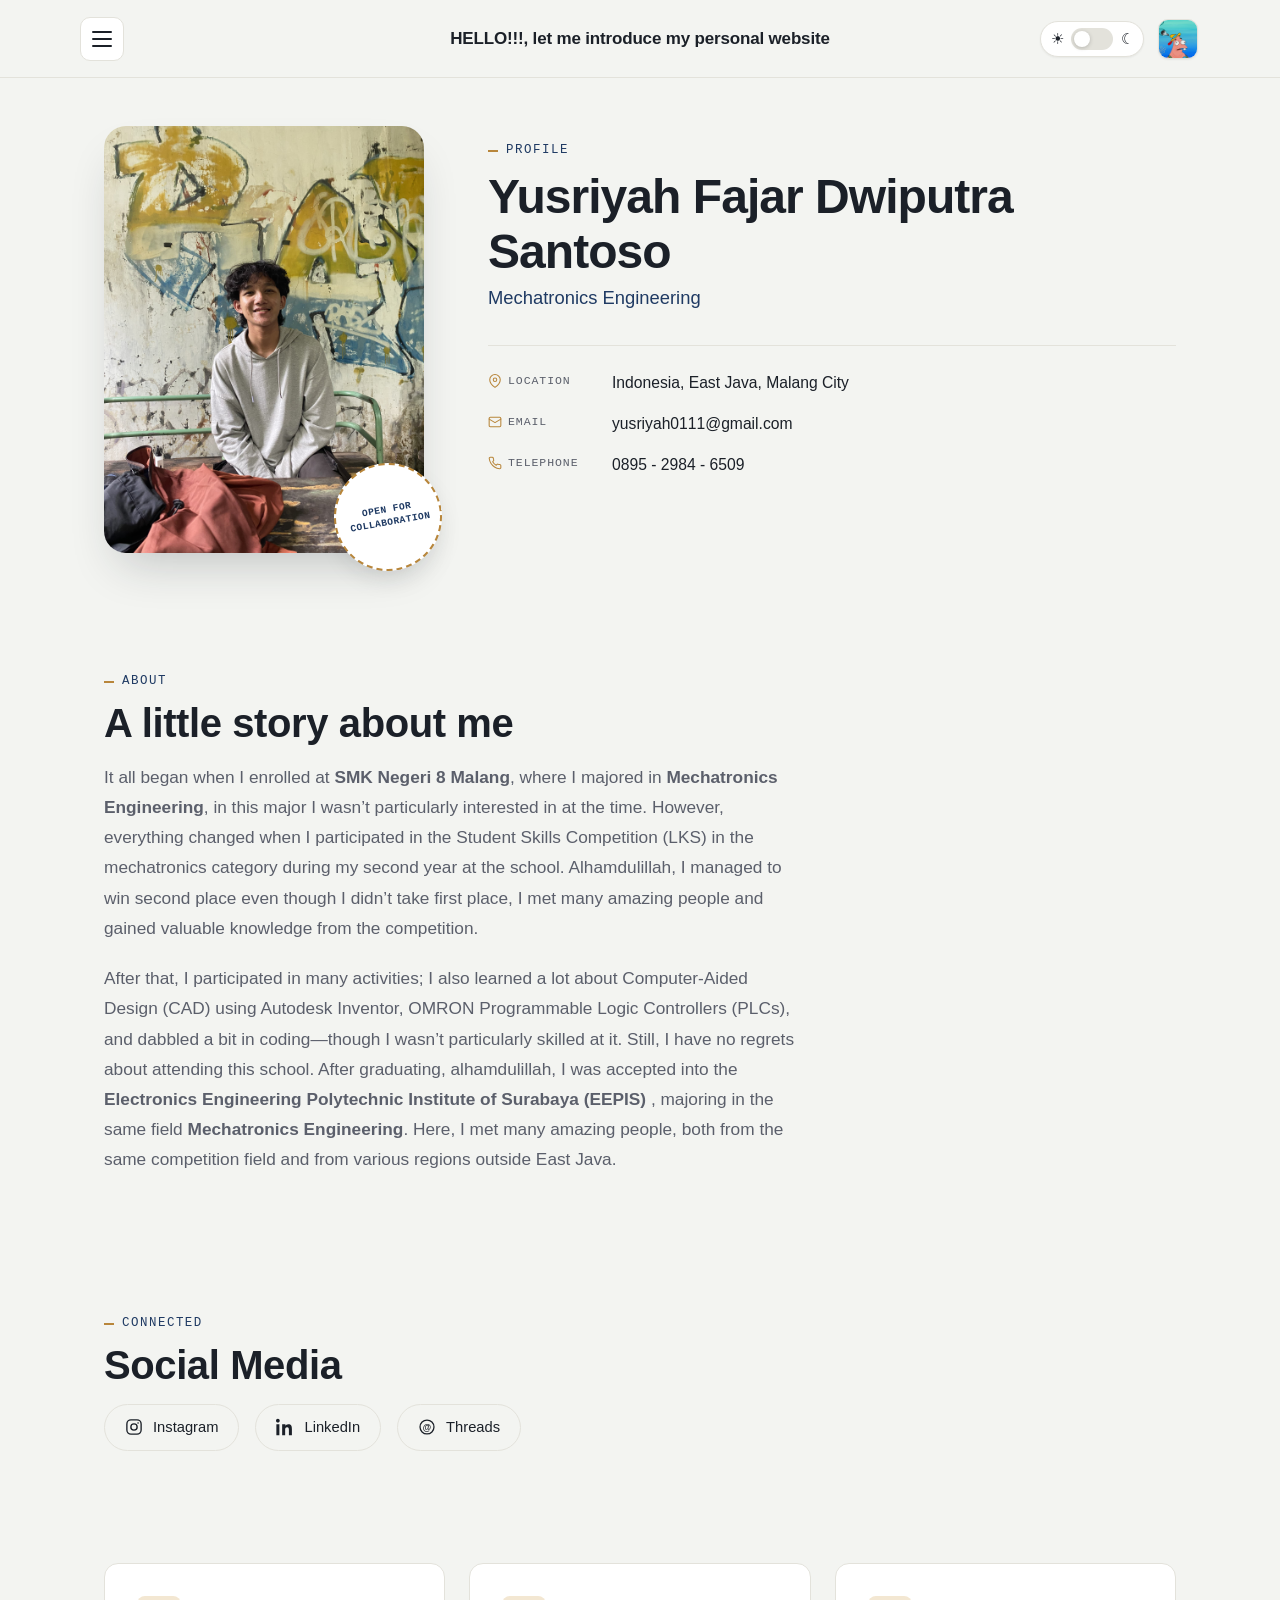
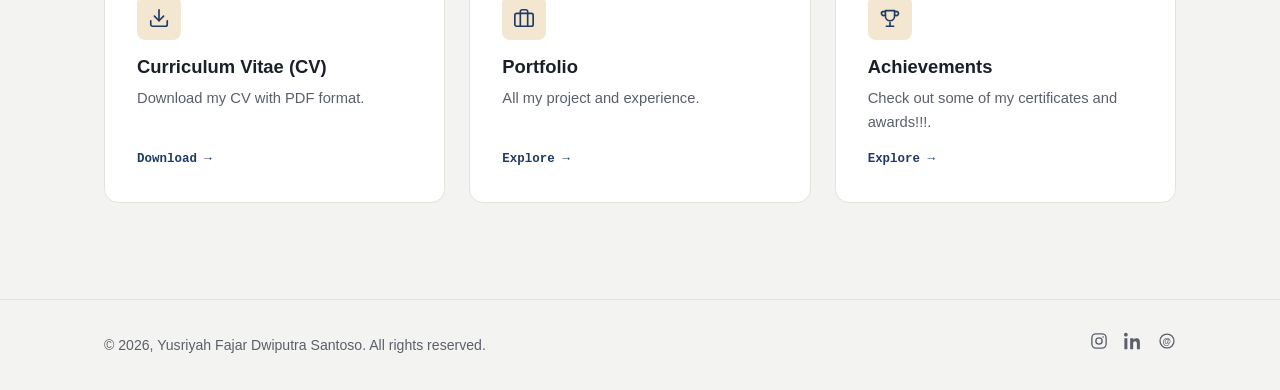
<file: index.html>
<!doctype html>
<html lang="en">
  <head>
    <meta charset="UTF-8" />
    <meta name="viewport" content="width=device-width, initial-scale=1.0" />
    <meta name="description" content="My Website" />
    <meta name="author" content="Yusriyah Fajar Dwiputra Santoso" />
    <link rel="stylesheet" href="style.css" />
  </head>

  <body>
    <!-- ============ NAVBAR ============ -->
    <header class="navbar" id="navbar">
      <div class="container navbar__inner">
        <!-- DROPDOWN BUTTON — KIRI -->
        <button
          class="navbar__toggle"
          id="navToggle"
          type="button"
          aria-label="Buka menu navigasi"
          aria-expanded="false"
          aria-controls="navMenu"
        >
          <span></span>
          <span></span>
          <span></span>
        </button>

        <!-- MENU DROPDOWN — KIRI -->
        <nav class="navbar__menu" id="navMenu" aria-hidden="true">
          <a href="index.html" class="navbar__link is-active"> Home </a>

          <a href="portfolio.html" class="navbar__link"> Portfolio </a>

          <a href="achievements.html" class="navbar__link"> Achievements </a>

          <a href="cv-anda.pdf" download class="btn btn--primary btn--sm">
            Download My CV
          </a>
        </nav>

        <!-- NAMA / JUDUL — TENGAH -->
        <a href="index.html" class="navbar__brand">
          HELLO!!!, let me introduce my personal website
        </a>

        <!-- KOMPONEN KANAN -->
        <div class="navbar__actions">
          <!-- TOMBOL UBAH TEMA -->
          <button
            class="theme-switch"
            id="themeToggle"
            type="button"
            aria-label="Ganti mode warna"
            aria-pressed="false"
          >
            <span class="theme-switch__icon theme-switch__icon--sun">☀</span>

            <span class="theme-switch__track">
              <span class="theme-switch__thumb"></span>
            </span>

            <span class="theme-switch__icon theme-switch__icon--moon">☾</span>
          </button>

          <!-- LOGO — PALING KANAN -->
          <a href="index.html" class="navbar__logo" aria-label="Beranda">
            <img
              src="Anggep ae logo.jpg"
              alt="Logo Yusriyah Fajar Dwiputra Santoso"
              class="navbar__logo-image"
            />
          </a>
        </div>
      </div>
    </header>

    <main>
      <section class="section-block is-tight">
        <div class="container">
          <div class="hero__grid reveal">
            <div class="hero__photo-frame">
              <img src="fotoku.jpeg" class="hero__photo" />
              <div class="hero__stamp" aria-hidden="true">
                <span class="hero__stamp-text">Open for collaboration</span>
              </div>
            </div>

            <div class="hero__panel">
              <p class="eyebrow">Profile</p>
              <h1 class="hero__name">Yusriyah Fajar Dwiputra Santoso</h1>
              <p class="hero__role">Mechatronics Engineering</p>
              <div class="hero__fields">
                <div class="hero__field">
                  <span class="hero__field-label">
                    <svg
                      viewBox="0 0 24 24"
                      fill="none"
                      stroke="currentColor"
                      stroke-width="1.8"
                      stroke-linecap="round"
                      stroke-linejoin="round"
                    >
                      <path d="M21 10c0 7-9 13-9 13s-9-6-9-13a9 9 0 0118 0z" />
                      <circle cx="12" cy="10" r="3" />
                    </svg>
                    Location
                  </span>
                  <span class="hero__field-value"
                    >Indonesia, East Java, Malang City</span
                  >
                </div>
                <div class="hero__field">
                  <span class="hero__field-label">
                    <svg
                      viewBox="0 0 24 24"
                      fill="none"
                      stroke="currentColor"
                      stroke-width="1.8"
                      stroke-linecap="round"
                      stroke-linejoin="round"
                    >
                      <rect x="2" y="4" width="20" height="16" rx="2" />
                      <path d="M2 7l10 6 10-6" />
                    </svg>
                    Email
                  </span>
                  <span class="hero__field-value">yusriyah0111@gmail.com</span>
                </div>
                <div class="hero__field">
                  <span class="hero__field-label">
                    <svg
                      viewBox="0 0 24 24"
                      fill="none"
                      stroke="currentColor"
                      stroke-width="1.8"
                      stroke-linecap="round"
                      stroke-linejoin="round"
                    >
                      <path
                        d="M22 16.9v3a2 2 0 01-2.2 2 19.8 19.8 0 01-8.6-3.1 19.5 19.5 0 01-6-6A19.8 19.8 0 012.1 4.2 2 2 0 014.1 2h3a2 2 0 012 1.7c.1.9.3 1.8.6 2.7a2 2 0 01-.4 2.1L8 9.9a16 16 0 006 6l1.4-1.4a2 2 0 012.1-.4c.9.3 1.8.5 2.7.6a2 2 0 011.8 2.2z"
                      />
                    </svg>
                    Telephone
                  </span>
                  <span class="hero__field-value">0895 - 2984 - 6509</span>
                </div>
              </div>
            </div>
          </div>
        </div>
      </section>

      <section class="section-block is-top-tight reveal">
        <div class="container">
          <p class="eyebrow">about</p>
          <h2 class="section-title">A little story about me</h2>
          <p class="about__text">
            It all began when I enrolled at
            <strong>SMK Negeri 8 Malang</strong>, where I majored in
            <strong>Mechatronics Engineering</strong>, in this major I wasn’t
            particularly interested in at the time. However, everything changed
            when I participated in the Student Skills Competition (LKS) in the
            mechatronics category during my second year at the school.
            Alhamdulillah, I managed to win second place even though I didn’t
            take first place, I met many amazing people and gained valuable
            knowledge from the competition.
          </p>

          <p class="about__text">
            After that, I participated in many activities; I also learned a lot
            about Computer-Aided Design (CAD) using Autodesk Inventor, OMRON
            Programmable Logic Controllers (PLCs), and dabbled a bit in
            coding—though I wasn’t particularly skilled at it. Still, I have no
            regrets about attending this school. After graduating,
            alhamdulillah, I was accepted into the
            <strong
              >Electronics Engineering Polytechnic Institute of Surabaya
              (EEPIS)</strong
            >
            , majoring in the same field
            <strong>Mechatronics Engineering</strong>. Here, I met many amazing
            people, both from the same competition field and from various
            regions outside East Java.
          </p>
        </div>
      </section>

      <section class="section-block is-top-tight is-tight reveal">
        <div class="container">
          <p class="eyebrow">Connected</p>
          <h2 class="section-title">Social Media</h2>
          <div class="socials">
            <a
              href="https://instagram.com/oiisrill_"
              target="_blank"
              rel="noopener"
              class="social-chip"
            >
              <svg
                viewBox="0 0 24 24"
                fill="none"
                stroke="currentColor"
                stroke-width="1.8"
              >
                <rect x="2.5" y="2.5" width="19" height="19" rx="5.5" />
                <circle cx="12" cy="12" r="4.2" />
                <circle
                  cx="17.4"
                  cy="6.6"
                  r="1.1"
                  fill="currentColor"
                  stroke="none"
                />
              </svg>
              Instagram
            </a>
            <a
              href="https://www.linkedin.com/in/yusriyah-fajar-dwiputra-santoso-4a3a8141b/"
              target="_blank"
              rel="noopener"
              class="social-chip"
            >
              <svg viewBox="0 0 24 24" fill="currentColor">
                <path
                  d="M4.98 3.5C4.98 4.88 3.9 6 2.5 6S0 4.88 0 3.5 1.1 1 2.5 1s2.48 1.12 2.48 2.5zM.5 8.4h4V23h-4V8.4zM8.7 8.4h3.83v2h.05c.53-1 1.85-2.05 3.8-2.05 4.07 0 4.82 2.68 4.82 6.16V23h-4v-6.98c0-1.66-.03-3.8-2.32-3.8-2.32 0-2.68 1.81-2.68 3.68V23h-4V8.4z"
                />
              </svg>
              LinkedIn
            </a>
            <a
              href="https://www.threads.net/oiisrill_"
              target="_blank"
              rel="noopener"
              class="social-chip"
            >
              <svg viewBox="0 0 24 24">
                <circle
                  cx="12"
                  cy="12"
                  r="9.3"
                  fill="none"
                  stroke="currentColor"
                  stroke-width="1.7"
                />
                <text
                  x="12"
                  y="16.3"
                  font-size="11.5"
                  text-anchor="middle"
                  fill="currentColor"
                  font-family="Arial, sans-serif"
                  font-weight="700"
                >
                  @
                </text>
              </svg>
              Threads
            </a>
          </div>
        </div>
      </section>

      <section class="section-block is-top-tight reveal">
        <div class="container">
          <div class="cta-grid">
            <a href="cv-anda.pdf" download class="cta-card">
              <span class="cta-card__icon">
                <svg
                  viewBox="0 0 24 24"
                  fill="none"
                  stroke="currentColor"
                  stroke-width="1.8"
                  stroke-linecap="round"
                  stroke-linejoin="round"
                >
                  <path d="M21 15v4a2 2 0 01-2 2H5a2 2 0 01-2-2v-4" />
                  <path d="M7 10l5 5 5-5" />
                  <path d="M12 15V3" />
                </svg>
              </span>
              <h3>Curriculum Vitae (CV)</h3>
              <p>Download my CV with PDF format.</p>
              <span class="cta-card__arrow">Download →</span>
            </a>

            <a href="portfolio.html" class="cta-card">
              <span class="cta-card__icon">
                <svg
                  viewBox="0 0 24 24"
                  fill="none"
                  stroke="currentColor"
                  stroke-width="1.8"
                  stroke-linecap="round"
                  stroke-linejoin="round"
                >
                  <rect x="2" y="7" width="20" height="14" rx="2" />
                  <path d="M16 21V5a2 2 0 00-2-2h-4a2 2 0 00-2 2v16" />
                </svg>
              </span>
              <h3>Portfolio</h3>
              <p>All my project and experience.</p>
              <span class="cta-card__arrow">Explore →</span>
            </a>

            <a href="achievements.html" class="cta-card">
              <span class="cta-card__icon">
                <svg
                  viewBox="0 0 24 24"
                  fill="none"
                  stroke="currentColor"
                  stroke-width="1.8"
                  stroke-linecap="round"
                  stroke-linejoin="round"
                >
                  <path d="M8 21h8M12 17v4M17 4H7v6a5 5 0 0010 0V4z" />
                  <path d="M17 5h3a2 2 0 01-2 4h-1M7 5H4a2 2 0 002 4h1" />
                </svg>
              </span>
              <h3>Achievements</h3>
              <p>Check out some of my certificates and awards!!!.</p>
              <span class="cta-card__arrow">Explore →</span>
            </a>
          </div>
        </div>
      </section>
    </main>

    <footer class="footer">
      <div class="container footer__inner">
        <p>
          &copy; 2026, Yusriyah Fajar Dwiputra Santoso. All rights reserved.
        </p>
        <div class="footer__socials">
          <a
            href="https://instagram.com/oiisrill_"
            target="_blank"
            rel="noopener"
            aria-label="Instagram"
          >
            <svg
              viewBox="0 0 24 24"
              fill="none"
              stroke="currentColor"
              stroke-width="1.8"
            >
              <rect x="2.5" y="2.5" width="19" height="19" rx="5.5" />
              <circle cx="12" cy="12" r="4.2" />
              <circle
                cx="17.4"
                cy="6.6"
                r="1.1"
                fill="currentColor"
                stroke="none"
              />
            </svg>
          </a>
          <a
            href="https://linkedin.com/in/yusriyah-fajar-dwiputra-santoso-4a3a8141b"
            target="_blank"
            rel="noopener"
            aria-label="LinkedIn"
          >
            <svg viewBox="0 0 24 24" fill="currentColor">
              <path
                d="M4.98 3.5C4.98 4.88 3.9 6 2.5 6S0 4.88 0 3.5 1.1 1 2.5 1s2.48 1.12 2.48 2.5zM.5 8.4h4V23h-4V8.4zM8.7 8.4h3.83v2h.05c.53-1 1.85-2.05 3.8-2.05 4.07 0 4.82 2.68 4.82 6.16V23h-4v-6.98c0-1.66-.03-3.8-2.32-3.8-2.32 0-2.68 1.81-2.68 3.68V23h-4V8.4z"
              />
            </svg>
          </a>
          <a
            href="https://www.threads.net/oiisrill_"
            target="_blank"
            rel="noopener"
            aria-label="Threads"
          >
            <svg viewBox="0 0 24 24">
              <circle
                cx="12"
                cy="12"
                r="9.3"
                fill="none"
                stroke="currentColor"
                stroke-width="1.7"
              />
              <text
                x="11.6"
                y="15.4"
                font-size="11.5"
                text-anchor="middle"
                fill="currentColor"
                font-family="Arial, sans-serif"
                font-weight="700"
              >
                @
              </text>
            </svg>
          </a>
        </div>
      </div>
    </footer>
    <script src="script.js"></script>
  </body>
</html>
</file>
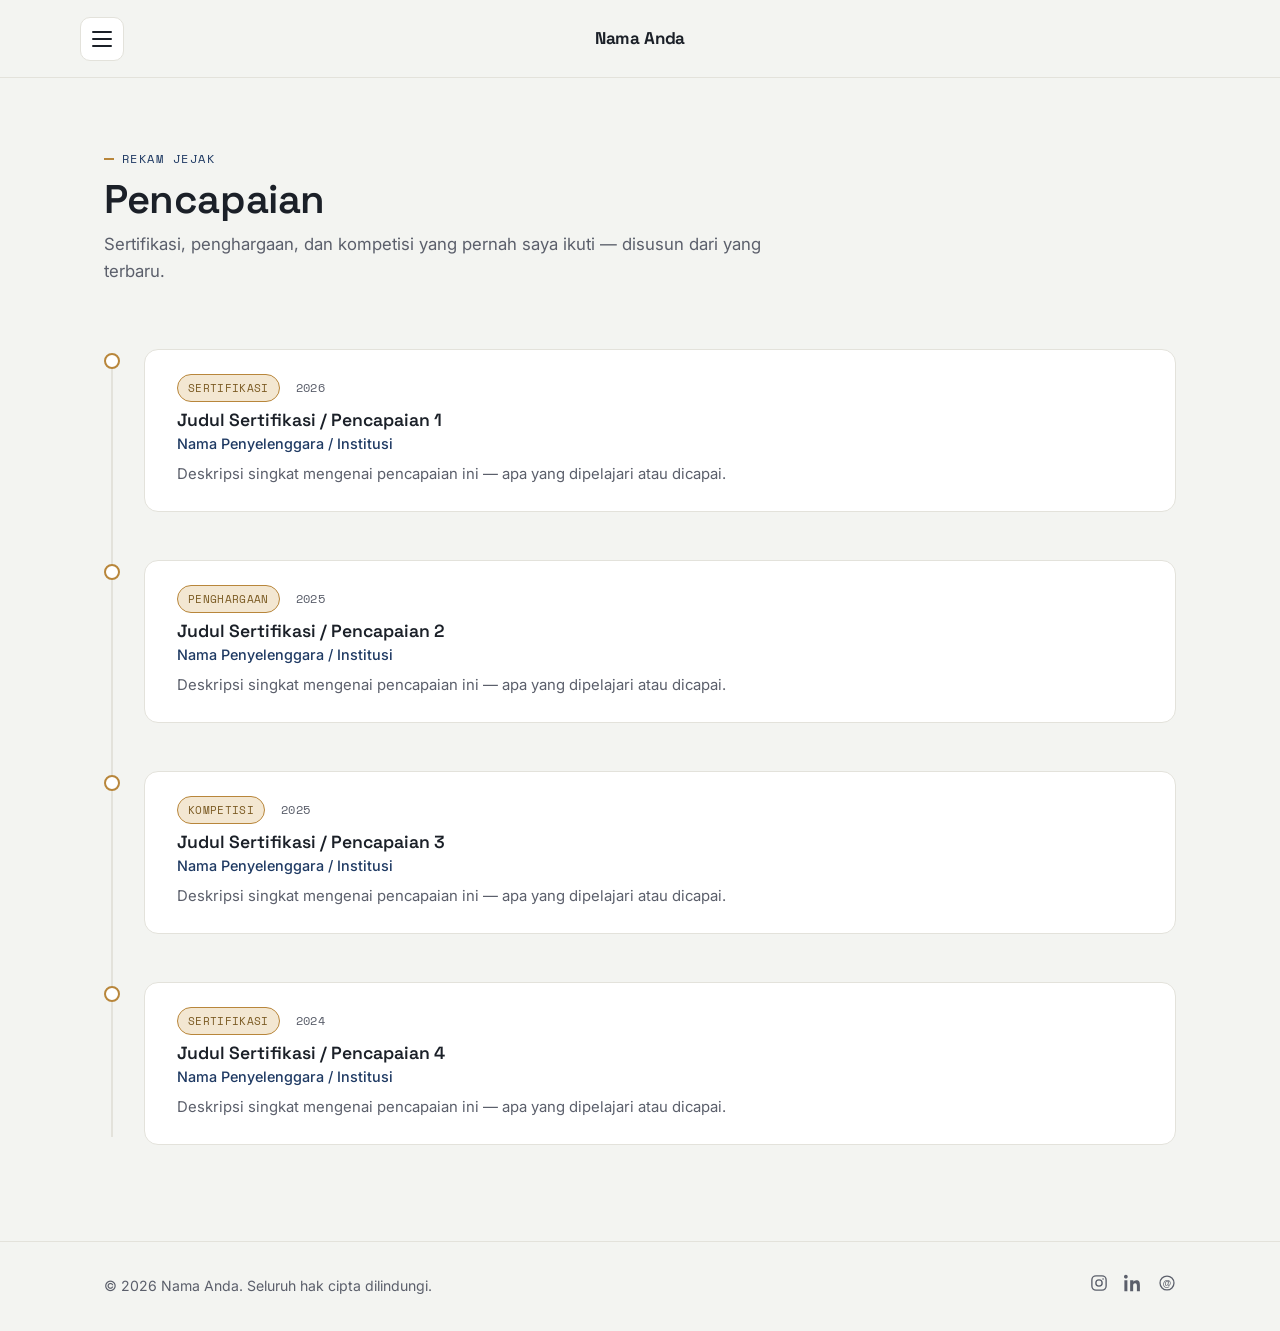
<file: achievements.html>
<!DOCTYPE html>
<html lang="id">
<head>
<meta charset="UTF-8">
<meta name="viewport" content="width=device-width, initial-scale=1.0">
<title>Pencapaian — Nama Anda</title>
<meta name="description" content="Sertifikasi, penghargaan, dan pencapaian Nama Anda.">

<link rel="preconnect" href="https://fonts.googleapis.com">
<link rel="preconnect" href="https://fonts.gstatic.com" crossorigin>
<link href="https://fonts.googleapis.com/css2?family=Space+Grotesk:wght@500;600;700&family=Space+Mono:wght@400;700&family=Inter:wght@400;500;600;700&display=swap" rel="stylesheet">
<link rel="stylesheet" href="style.css">
</head>
<body>

<!-- ============ NAVBAR ============ -->
<header class="navbar" id="navbar">
  <div class="container navbar__inner">
    <a href="index.html" class="navbar__brand">Nama Anda</a>

    <button class="navbar__toggle" id="navToggle" aria-label="Buka menu navigasi" aria-expanded="false">
      <span></span><span></span><span></span>
    </button>

    <nav class="navbar__menu" id="navMenu">
      <a href="index.html" class="navbar__link">Beranda</a>
      <a href="portfolio.html" class="navbar__link">Portofolio</a>
      <a href="achievements.html" class="navbar__link is-active">Pencapaian</a>
      <a href="cv-anda.pdf" download class="btn btn--primary btn--sm">Unduh CV</a>
    </nav>
  </div>
</header>

<main>
  <!-- ============ HEADER HALAMAN ============ -->
  <section class="page-header">
    <div class="container reveal">
      <p class="eyebrow">Rekam Jejak</p>
      <h1 class="section-title">Pencapaian</h1>
      <p class="section-desc">
        <!-- GANTI kalimat pembuka ini sesuai gaya Anda -->
        Sertifikasi, penghargaan, dan kompetisi yang pernah saya ikuti — disusun dari yang terbaru.
      </p>
    </div>
  </section>

  <!-- ============ TIMELINE PENCAPAIAN ============ -->
  <section class="section-block is-top-tight">
    <div class="container">
      <div class="timeline">

        <!--
          ==================================================================
          SATU BLOK .timeline__item = SATU PENCAPAIAN.
          Salin-tempel (copy-paste) blok ini untuk menambah pencapaian baru.
          Urutkan dari yang TERBARU di paling atas.
          Ganti label tag ("Sertifikasi" / "Penghargaan" / "Kompetisi") sesuai jenisnya.
          ==================================================================
        -->

        <div class="timeline__item reveal">
          <span class="timeline__dot"></span>
          <div class="timeline__card">
            <div class="timeline__meta">
              <span class="tag tag--gold">Sertifikasi</span>
              <span class="timeline__date">2026</span>
            </div>
            <h3>Judul Sertifikasi / Pencapaian 1</h3>
            <p class="timeline__org">Nama Penyelenggara / Institusi</p>
            <p class="timeline__desc">Deskripsi singkat mengenai pencapaian ini — apa yang dipelajari atau dicapai.</p>
          </div>
        </div>

        <div class="timeline__item reveal">
          <span class="timeline__dot"></span>
          <div class="timeline__card">
            <div class="timeline__meta">
              <span class="tag tag--gold">Penghargaan</span>
              <span class="timeline__date">2025</span>
            </div>
            <h3>Judul Sertifikasi / Pencapaian 2</h3>
            <p class="timeline__org">Nama Penyelenggara / Institusi</p>
            <p class="timeline__desc">Deskripsi singkat mengenai pencapaian ini — apa yang dipelajari atau dicapai.</p>
          </div>
        </div>

        <div class="timeline__item reveal">
          <span class="timeline__dot"></span>
          <div class="timeline__card">
            <div class="timeline__meta">
              <span class="tag tag--gold">Kompetisi</span>
              <span class="timeline__date">2025</span>
            </div>
            <h3>Judul Sertifikasi / Pencapaian 3</h3>
            <p class="timeline__org">Nama Penyelenggara / Institusi</p>
            <p class="timeline__desc">Deskripsi singkat mengenai pencapaian ini — apa yang dipelajari atau dicapai.</p>
          </div>
        </div>

        <div class="timeline__item reveal">
          <span class="timeline__dot"></span>
          <div class="timeline__card">
            <div class="timeline__meta">
              <span class="tag tag--gold">Sertifikasi</span>
              <span class="timeline__date">2024</span>
            </div>
            <h3>Judul Sertifikasi / Pencapaian 4</h3>
            <p class="timeline__org">Nama Penyelenggara / Institusi</p>
            <p class="timeline__desc">Deskripsi singkat mengenai pencapaian ini — apa yang dipelajari atau dicapai.</p>
          </div>
        </div>

      </div>
    </div>
  </section>
</main>

<!-- ============ FOOTER ============ -->
<footer class="footer">
  <div class="container footer__inner">
    <p>&copy; 2026 Nama Anda. Seluruh hak cipta dilindungi.</p>
    <div class="footer__socials">
      <a href="https://instagram.com/username_anda" target="_blank" rel="noopener" aria-label="Instagram">
        <svg viewBox="0 0 24 24" fill="none" stroke="currentColor" stroke-width="1.8"><rect x="2.5" y="2.5" width="19" height="19" rx="5.5"/><circle cx="12" cy="12" r="4.2"/><circle cx="17.4" cy="6.6" r="1.1" fill="currentColor" stroke="none"/></svg>
      </a>
      <a href="https://linkedin.com/in/username_anda" target="_blank" rel="noopener" aria-label="LinkedIn">
        <svg viewBox="0 0 24 24" fill="currentColor"><path d="M4.98 3.5C4.98 4.88 3.9 6 2.5 6S0 4.88 0 3.5 1.1 1 2.5 1s2.48 1.12 2.48 2.5zM.5 8.4h4V23h-4V8.4zM8.7 8.4h3.83v2h.05c.53-1 1.85-2.05 3.8-2.05 4.07 0 4.82 2.68 4.82 6.16V23h-4v-6.98c0-1.66-.03-3.8-2.32-3.8-2.32 0-2.68 1.81-2.68 3.68V23h-4V8.4z"/></svg>
      </a>
      <a href="https://www.threads.net/@username_anda" target="_blank" rel="noopener" aria-label="Threads">
        <svg viewBox="0 0 24 24"><circle cx="12" cy="12" r="9.3" fill="none" stroke="currentColor" stroke-width="1.7"/><text x="12" y="16.3" font-size="11.5" text-anchor="middle" fill="currentColor" font-family="Arial, sans-serif" font-weight="700">@</text></svg>
      </a>
    </div>
  </div>
</footer>

<script src="script.js"></script>
</body>
</html>
</file>
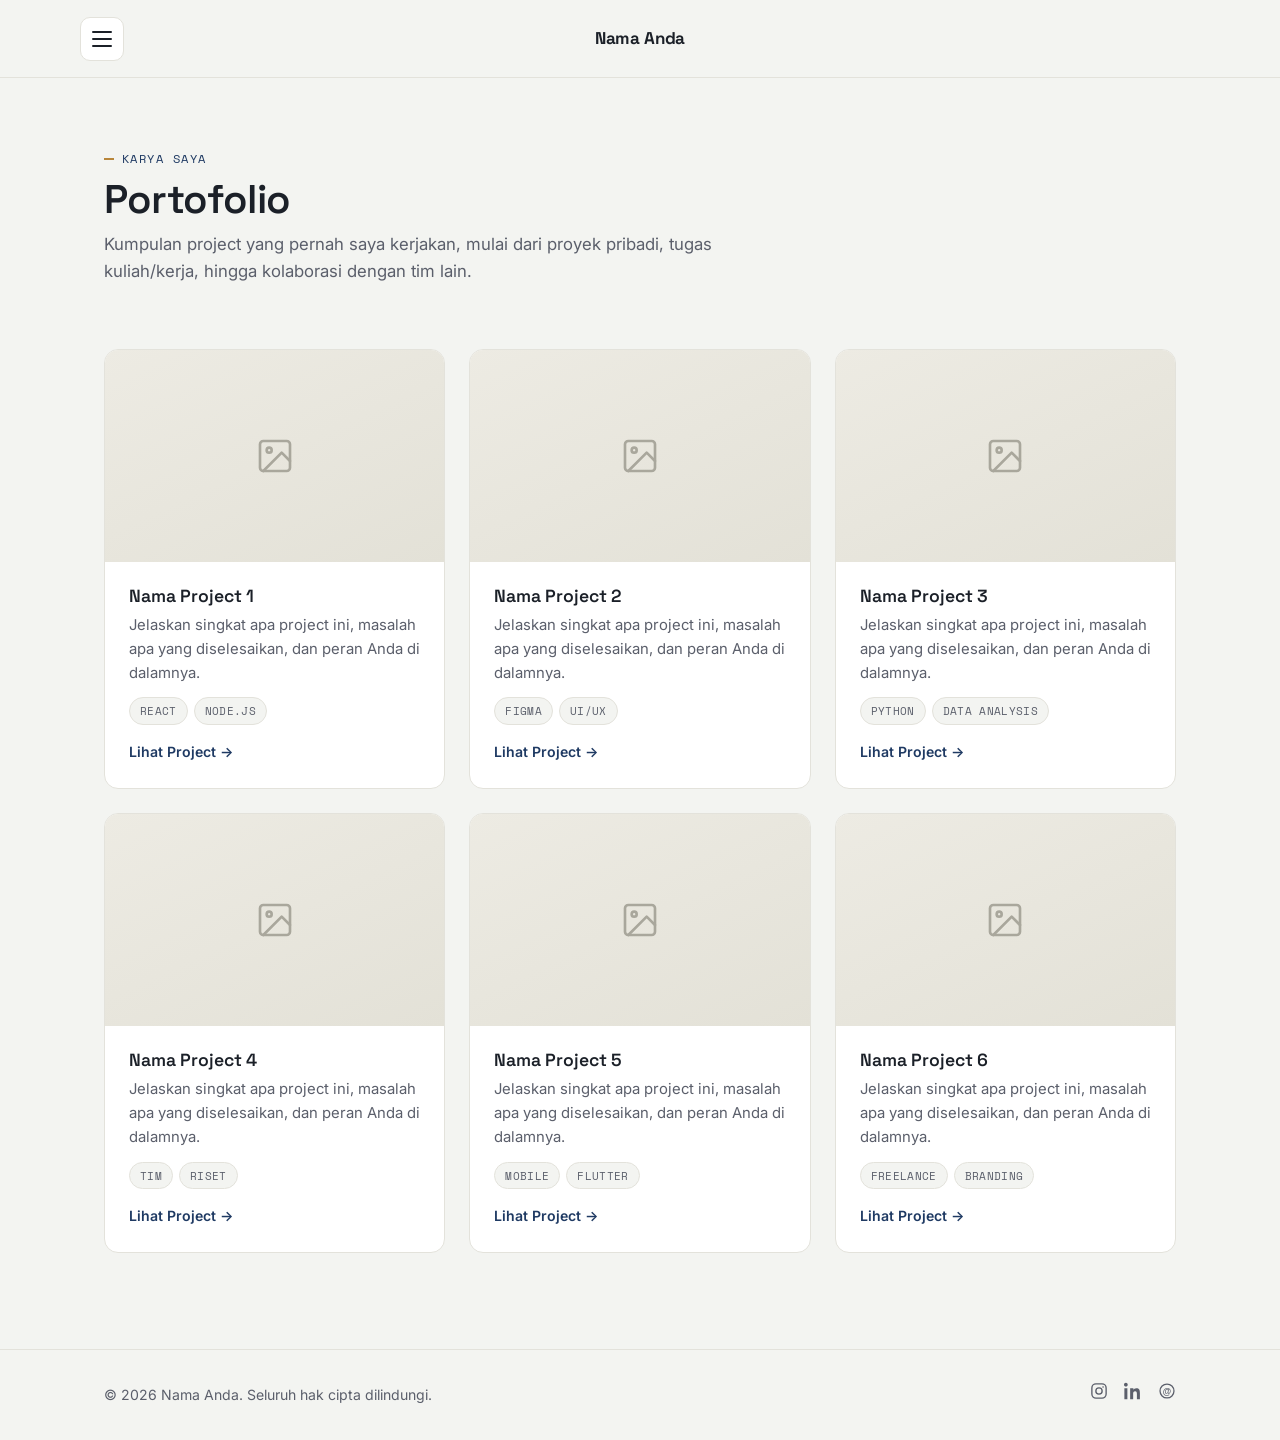
<file: portfolio.html>
<!DOCTYPE html>
<html lang="id">
<head>
<meta charset="UTF-8">
<meta name="viewport" content="width=device-width, initial-scale=1.0">
<title>Portofolio — Nama Anda</title>
<meta name="description" content="Kumpulan project dan karya Nama Anda.">

<link rel="preconnect" href="https://fonts.googleapis.com">
<link rel="preconnect" href="https://fonts.gstatic.com" crossorigin>
<link href="https://fonts.googleapis.com/css2?family=Space+Grotesk:wght@500;600;700&family=Space+Mono:wght@400;700&family=Inter:wght@400;500;600;700&display=swap" rel="stylesheet">
<link rel="stylesheet" href="style.css">
</head>
<body>

<!-- ============ NAVBAR ============ -->
<header class="navbar" id="navbar">
  <div class="container navbar__inner">
    <a href="index.html" class="navbar__brand">Nama Anda</a>

    <button class="navbar__toggle" id="navToggle" aria-label="Buka menu navigasi" aria-expanded="false">
      <span></span><span></span><span></span>
    </button>

    <nav class="navbar__menu" id="navMenu">
      <a href="index.html" class="navbar__link">Beranda</a>
      <a href="portfolio.html" class="navbar__link is-active">Portofolio</a>
      <a href="achievements.html" class="navbar__link">Pencapaian</a>
      <a href="cv-anda.pdf" download class="btn btn--primary btn--sm">Unduh CV</a>
    </nav>
  </div>
</header>

<main>
  <!-- ============ HEADER HALAMAN ============ -->
  <section class="page-header">
    <div class="container reveal">
      <p class="eyebrow">Karya Saya</p>
      <h1 class="section-title">Portofolio</h1>
      <p class="section-desc">
        <!-- GANTI kalimat pembuka ini sesuai gaya Anda -->
        Kumpulan project yang pernah saya kerjakan, mulai dari proyek pribadi, tugas kuliah/kerja,
        hingga kolaborasi dengan tim lain.
      </p>
    </div>
  </section>

  <!-- ============ GRID PORTOFOLIO ============ -->
  <section class="section-block is-top-tight">
    <div class="container">
      <div class="portfolio-grid">

        <!--
          ================================================================
          SATU BLOK <article class="portfolio-card"> = SATU PROJECT.
          Salin-tempel (copy-paste) blok ini untuk menambah project baru,
          lalu ganti judul, deskripsi, tag, dan link "Lihat Project".
          ================================================================
        -->

        <article class="portfolio-card reveal">
          <div class="portfolio-card__thumb">
            <!-- GANTI div ini dengan <img src="thumbnail-project-1.jpg" alt="..."> jika punya gambar -->
            <svg viewBox="0 0 24 24" fill="none" stroke="currentColor" stroke-width="1.6" stroke-linecap="round" stroke-linejoin="round"><rect x="3" y="3" width="18" height="18" rx="2"/><circle cx="8.5" cy="8.5" r="1.5"/><path d="M21 15l-5-5L5 21"/></svg>
          </div>
          <div class="portfolio-card__body">
            <h3>Nama Project 1</h3>
            <p>Jelaskan singkat apa project ini, masalah apa yang diselesaikan, dan peran Anda di dalamnya.</p>
            <div class="tag-row">
              <span class="tag">React</span>
              <span class="tag">Node.js</span>
            </div>
            <a href="#" target="_blank" rel="noopener" class="portfolio-card__link">Lihat Project →</a>
          </div>
        </article>

        <article class="portfolio-card reveal">
          <div class="portfolio-card__thumb">
            <svg viewBox="0 0 24 24" fill="none" stroke="currentColor" stroke-width="1.6" stroke-linecap="round" stroke-linejoin="round"><rect x="3" y="3" width="18" height="18" rx="2"/><circle cx="8.5" cy="8.5" r="1.5"/><path d="M21 15l-5-5L5 21"/></svg>
          </div>
          <div class="portfolio-card__body">
            <h3>Nama Project 2</h3>
            <p>Jelaskan singkat apa project ini, masalah apa yang diselesaikan, dan peran Anda di dalamnya.</p>
            <div class="tag-row">
              <span class="tag">Figma</span>
              <span class="tag">UI/UX</span>
            </div>
            <a href="#" target="_blank" rel="noopener" class="portfolio-card__link">Lihat Project →</a>
          </div>
        </article>

        <article class="portfolio-card reveal">
          <div class="portfolio-card__thumb">
            <svg viewBox="0 0 24 24" fill="none" stroke="currentColor" stroke-width="1.6" stroke-linecap="round" stroke-linejoin="round"><rect x="3" y="3" width="18" height="18" rx="2"/><circle cx="8.5" cy="8.5" r="1.5"/><path d="M21 15l-5-5L5 21"/></svg>
          </div>
          <div class="portfolio-card__body">
            <h3>Nama Project 3</h3>
            <p>Jelaskan singkat apa project ini, masalah apa yang diselesaikan, dan peran Anda di dalamnya.</p>
            <div class="tag-row">
              <span class="tag">Python</span>
              <span class="tag">Data Analysis</span>
            </div>
            <a href="#" target="_blank" rel="noopener" class="portfolio-card__link">Lihat Project →</a>
          </div>
        </article>

        <article class="portfolio-card reveal">
          <div class="portfolio-card__thumb">
            <svg viewBox="0 0 24 24" fill="none" stroke="currentColor" stroke-width="1.6" stroke-linecap="round" stroke-linejoin="round"><rect x="3" y="3" width="18" height="18" rx="2"/><circle cx="8.5" cy="8.5" r="1.5"/><path d="M21 15l-5-5L5 21"/></svg>
          </div>
          <div class="portfolio-card__body">
            <h3>Nama Project 4</h3>
            <p>Jelaskan singkat apa project ini, masalah apa yang diselesaikan, dan peran Anda di dalamnya.</p>
            <div class="tag-row">
              <span class="tag">Tim</span>
              <span class="tag">Riset</span>
            </div>
            <a href="#" target="_blank" rel="noopener" class="portfolio-card__link">Lihat Project →</a>
          </div>
        </article>

        <article class="portfolio-card reveal">
          <div class="portfolio-card__thumb">
            <svg viewBox="0 0 24 24" fill="none" stroke="currentColor" stroke-width="1.6" stroke-linecap="round" stroke-linejoin="round"><rect x="3" y="3" width="18" height="18" rx="2"/><circle cx="8.5" cy="8.5" r="1.5"/><path d="M21 15l-5-5L5 21"/></svg>
          </div>
          <div class="portfolio-card__body">
            <h3>Nama Project 5</h3>
            <p>Jelaskan singkat apa project ini, masalah apa yang diselesaikan, dan peran Anda di dalamnya.</p>
            <div class="tag-row">
              <span class="tag">Mobile</span>
              <span class="tag">Flutter</span>
            </div>
            <a href="#" target="_blank" rel="noopener" class="portfolio-card__link">Lihat Project →</a>
          </div>
        </article>

        <article class="portfolio-card reveal">
          <div class="portfolio-card__thumb">
            <svg viewBox="0 0 24 24" fill="none" stroke="currentColor" stroke-width="1.6" stroke-linecap="round" stroke-linejoin="round"><rect x="3" y="3" width="18" height="18" rx="2"/><circle cx="8.5" cy="8.5" r="1.5"/><path d="M21 15l-5-5L5 21"/></svg>
          </div>
          <div class="portfolio-card__body">
            <h3>Nama Project 6</h3>
            <p>Jelaskan singkat apa project ini, masalah apa yang diselesaikan, dan peran Anda di dalamnya.</p>
            <div class="tag-row">
              <span class="tag">Freelance</span>
              <span class="tag">Branding</span>
            </div>
            <a href="#" target="_blank" rel="noopener" class="portfolio-card__link">Lihat Project →</a>
          </div>
        </article>

      </div>
    </div>
  </section>
</main>

<!-- ============ FOOTER ============ -->
<footer class="footer">
  <div class="container footer__inner">
    <p>&copy; 2026 Nama Anda. Seluruh hak cipta dilindungi.</p>
    <div class="footer__socials">
      <a href="https://instagram.com/username_anda" target="_blank" rel="noopener" aria-label="Instagram">
        <svg viewBox="0 0 24 24" fill="none" stroke="currentColor" stroke-width="1.8"><rect x="2.5" y="2.5" width="19" height="19" rx="5.5"/><circle cx="12" cy="12" r="4.2"/><circle cx="17.4" cy="6.6" r="1.1" fill="currentColor" stroke="none"/></svg>
      </a>
      <a href="https://linkedin.com/in/username_anda" target="_blank" rel="noopener" aria-label="LinkedIn">
        <svg viewBox="0 0 24 24" fill="currentColor"><path d="M4.98 3.5C4.98 4.88 3.9 6 2.5 6S0 4.88 0 3.5 1.1 1 2.5 1s2.48 1.12 2.48 2.5zM.5 8.4h4V23h-4V8.4zM8.7 8.4h3.83v2h.05c.53-1 1.85-2.05 3.8-2.05 4.07 0 4.82 2.68 4.82 6.16V23h-4v-6.98c0-1.66-.03-3.8-2.32-3.8-2.32 0-2.68 1.81-2.68 3.68V23h-4V8.4z"/></svg>
      </a>
      <a href="https://www.threads.net/@username_anda" target="_blank" rel="noopener" aria-label="Threads">
        <svg viewBox="0 0 24 24"><circle cx="12" cy="12" r="9.3" fill="none" stroke="currentColor" stroke-width="1.7"/><text x="12" y="16.3" font-size="11.5" text-anchor="middle" fill="currentColor" font-family="Arial, sans-serif" font-weight="700">@</text></svg>
      </a>
    </div>
  </div>
</footer>

<script src="script.js"></script>
</body>
</html>
</file>
<file: style.css>
*, *::before, *::after {
  box-sizing: border-box;
  margin: 0;
  padding: 0;
}

html {
  scroll-behavior: smooth;
}

@media (prefers-reduced-motion: reduce) {
  html {
    scroll-behavior: auto;
  }

  *, *::before, *::after {
    animation-duration: 100ms !important;
    transition-duration: 100ms !important;
  }
}

body {
  font-family: var(--font-body);
  color: var(--ink);
  background: var(--paper);
  line-height: 1.6;
  -webkit-font-smoothing: antialiased;
}

img {
  max-width: 100%;
  display: block;
}

a {
  text-decoration: none;
  color: inherit;
}

ul {
  list-style: none;
}

button {
  font: inherit;
  cursor: pointer;
  border: none;
  background: none;
  color: inherit;
}

h1, h2, h3, h4 {
  font-family: var(--font-display);
  line-height: 1.15;
  font-weight: 600;
}

:focus-visible {
  outline: 2.5px solid var(--gold);
  outline-offset: 3px;
  border-radius: 4px;
}

:root {
  --ink: #1B2028;
  --ink-muted: #5B5F6B;
  --paper: #F3F4F1;
  --surface: #FFFFFF;
  --navy: #1F3A63;
  --navy-dark: #16294A;
  --gold: #B8863B;
  --gold-light: #F3E7D2;
  --border: #E3E2DB;

  --font-display: 'Space Grotesk', 'Segoe UI', sans-serif;
  --font-mono: 'Space Mono', 'Courier New', monospace;
  --font-body: 'Inter', 'Segoe UI', sans-serif;

  --sp-1: 4px;
  --sp-2: 8px;
  --sp-3: 16px;
  --sp-4: 24px;
  --sp-5: 32px;
  --sp-6: 48px;
  --sp-7: 64px;
  --sp-8: 96px;

  --r-sm: 8px;
  --r-md: 14px;
  --r-lg: 22px;
  --r-full: 999px;

  --shadow-sm: 0 1px 2px rgba(27, 32, 40, 0.06);
  --shadow-md: 0 12px 28px -10px rgba(27, 32, 40, 0.18);
  --shadow-lg: 0 24px 48px -16px rgba(27, 32, 40, 0.24);

  --container-w: 1120px;
  --nav-h: 78px;
}

.container {
  max-width: var(--container-w);
  margin-inline: auto;
  padding-inline: var(--sp-4);
}

.section-block {
  padding-block: var(--sp-8);
}

.section-block.is-tight {
  padding-block: var(--sp-6) var(--sp-8);
}

.section-block.is-top-tight {
  padding-top: var(--sp-3);
}

.eyebrow {
  font-family: var(--font-mono);
  text-transform: uppercase;
  letter-spacing: 0.12em;
  font-size: 0.78rem;
  color: var(--navy);
  display: inline-flex;
  align-items: center;
  gap: var(--sp-2);
  margin-bottom: var(--sp-2);
}

.eyebrow::before {
  content: "";
  width: 10px;
  height: 2px;
  background: var(--gold);
  display: inline-block;
}

.section-title {
  font-size: clamp(1.8rem, 3.2vw, 2.5rem);
  letter-spacing: -0.01em;
  margin-bottom: var(--sp-3);
}

.section-desc {
  color: var(--ink-muted);
  max-width: 60ch;
  font-size: 1.05rem;
}

.navbar {
  position: sticky;
  top: 0;
  z-index: 100;
  height: var(--nav-h);
  display: flex;
  align-items: center;
  background: rgba(243, 244, 241, 0.85);
  backdrop-filter: blur(10px);
  border-bottom: 1px solid transparent;
  transition: border-color 0.25s ease, box-shadow 0.25s ease;
}

.navbar.is-scrolled {
  border-bottom-color: var(--border);
  box-shadow: var(--shadow-sm);
}

.navbar__inner {
  display: flex;
  align-items: center;
  justify-content: flex-start;
  gap: var(--sp-4);
}

.navbar__brand {
  font-family: var(--font-display);
  font-weight: 700;
  font-size: 1.15rem;
  letter-spacing: -0.01em;
  margin-right: 40px;
}

.navbar__link {
  font-size: 0.95rem;
  color: var(--ink-muted);
  position: relative;
  padding-block: 4px;
  transition: color 0.2s ease;
}

.navbar__link:hover {
  color: var(--ink);
}

.navbar__link.is-active {
  color: var(--navy);
  font-weight: 600;
}

.navbar__link.is-active::after {
  content: "";
  position: absolute;
  left: 3%;
  right: 3%;
  bottom: 3px;
  height: 2px;
  background: var(--gold);
  border-radius: var(--r-full);
}

.navbar__toggle {
  display: none;
  flex-direction: column;
  justify-content: center;
  gap: 5px;
  width: 32px;
  height: 32px;
}

.navbar__toggle span {
  height: 2px;
  width: 100%;
  background: var(--ink);
  border-radius: var(--r-full);
  transition: transform 0.25s ease, opacity 0.25s ease;
}

.navbar__toggle.is-open span:nth-child(1) {
  transform: translateY(7px) rotate(45deg);
}

.navbar__toggle.is-open span:nth-child(2) {
  opacity: 0;
}

.navbar__toggle.is-open span:nth-child(3) {
  transform: translateY(-7px) rotate(-45deg);
}

.btn {
  display: inline-flex;
  align-items: center;
  justify-content: center;
  gap: var(--sp-2);
  padding: 12px 22px;
  border-radius: var(--r-full);
  font-size: 0.92rem;
  font-weight: 600;
  white-space: nowrap;
  transition: transform 0.15s ease, box-shadow 0.15s ease, background 0.15s ease, color 0.15s ease;
}

.btn svg {
  width: 17px;
  height: 17px;
  flex-shrink: 0;
}

.btn--primary {
  background: var(--navy);
  color: #fff;
  box-shadow: var(--shadow-sm);
}

.btn--primary:hover {
  background: var(--navy-dark);
  transform: translateY(-1px);
  box-shadow: var(--shadow-md);
}

.btn--outline {
  background: transparent;
  color: var(--ink);
  border: 1.5px solid var(--border);
}

.btn--outline:hover {
  border-color: var(--navy);
  color: var(--navy);
}

.btn--sm {
  padding: 9px 18px;
  font-size: 0.85rem;
}

.hero__grid {
  display: grid;
  grid-template-columns: minmax(220px, 320px) 1fr;
  gap: var(--sp-7);
  align-items: start;
}

.hero__photo-frame {
  position: relative;
  aspect-ratio: 3 / 4;
  width: 100%;
  border-radius: var(--r-lg);
  overflow: visible;
  box-shadow: var(--shadow-lg);
}

.hero__photo, .hero__photo-placeholder {
  width: 100%;
  height: 100%;
  object-fit: cover;
  border-radius: var(--r-lg);
}

.hero__photo-placeholder {
  background: linear-gradient(155deg, #26375A 0%, var(--navy) 55%, #2C4670 100%);
  display: flex;
  flex-direction: column;
  align-items: center;
  justify-content: center;
  gap: var(--sp-2);
  color: #C9D3E4;
  text-align: center;
  padding: var(--sp-3);
}

.hero__photo-placeholder svg {
  width: 46px;
  height: 46px;
  opacity: 0.85;
}

.hero__photo-placeholder span {
  font-family: var(--font-mono);
  font-size: 0.72rem;
  letter-spacing: 0.06em;
  text-transform: uppercase;
  line-height: 1.5;
}

.hero__stamp {
  position: absolute;
  bottom: -18px;
  right: -18px;
  width: 108px;
  height: 108px;
  border-radius: 50%;
  background: var(--surface);
  border: 2px dashed var(--gold);
  display: flex;
  align-items: center;
  justify-content: center;
  transform: rotate(-10deg);
  box-shadow: var(--shadow-md);
}

.hero__stamp-text {
  font-family: var(--font-mono);
  font-size: 0.6rem;
  font-weight: 700;
  text-transform: uppercase;
  letter-spacing: 0.05em;
  color: var(--navy);
  text-align: center;
  line-height: 1.35;
  width: 78px;
}

.hero__panel {
  padding-top: var(--sp-2);
}

.hero__name {
  font-size: clamp(2.1rem, 4vw, 3rem);
  letter-spacing: -0.02em;
  margin-bottom: var(--sp-1);
}

.hero__role {
  font-size: 1.15rem;
  color: var(--navy);
  font-weight: 500;
  margin-bottom: var(--sp-5);
}

.hero__fields {
  display: flex;
  flex-direction: column;
  gap: var(--sp-3);
  border-top: 1px solid var(--border);
  padding-top: var(--sp-4);
}

.hero__field {
  display: grid;
  grid-template-columns: 108px 1fr;
  align-items: baseline;
  gap: var(--sp-3);
}

.hero__field-label {
  font-family: var(--font-mono);
  font-size: 0.72rem;
  letter-spacing: 0.08em;
  text-transform: uppercase;
  color: var(--ink-muted);
  display: flex;
  align-items: center;
  gap: 6px;
}

.hero__field-label svg {
  width: 14px;
  height: 14px;
  color: var(--gold);
  flex-shrink: 0;
}

.hero__field-value {
  font-size: 0.98rem;
}

.about__text {
  color: var(--ink-muted);
  font-size: 1.08rem;
  max-width: 72ch;
  line-height: 1.75;
  margin-bottom: 20px;
}

.socials {
  display: flex;
  flex-wrap: wrap;
  gap: var(--sp-3);
}

.social-chip {
  display: inline-flex;
  align-items: center;
  gap: 10px;
  padding: 11px 20px;
  border-radius: var(--r-full);
  border: 1.5px solid var(--border);
  font-size: 0.92rem;
  font-weight: 500;
  transition: background 0.2s ease, border-color 0.2s ease, color 0.2s ease, transform 0.15s ease;
}

.social-chip svg {
  width: 18px;
  height: 18px;
}

.social-chip:hover {
  background: var(--navy);
  border-color: var(--navy);
  color: #fff;
  transform: translateY(-2px);
}

.cta-grid {
  display: grid;
  grid-template-columns: repeat(3, 1fr);
  gap: var(--sp-4);
}

.cta-card {
  background: var(--surface);
  border: 1px solid var(--border);
  border-radius: var(--r-md);
  padding: var(--sp-5);
  display: flex;
  flex-direction: column;
  gap: var(--sp-2);
  transition: transform 0.2s ease, box-shadow 0.2s ease, border-color 0.2s ease;
}

.cta-card:hover {
  transform: translateY(-4px);
  box-shadow: var(--shadow-md);
  border-color: var(--navy);
}

.cta-card__icon {
  width: 44px;
  height: 44px;
  border-radius: var(--r-sm);
  background: var(--gold-light);
  color: var(--navy);
  display: flex;
  align-items: center;
  justify-content: center;
  margin-bottom: var(--sp-2);
}

.cta-card__icon svg {
  width: 22px;
  height: 22px;
}

.cta-card h3 {
  font-size: 1.15rem;
  margin-bottom: 2px;
}

.cta-card p {
  color: var(--ink-muted);
  font-size: 0.92rem;
}

.cta-card__arrow {
  margin-top: auto;
  padding-top: var(--sp-2);
  font-family: var(--font-mono);
  font-size: 0.78rem;
  color: var(--navy);
  font-weight: 700;
}

.page-header {
  padding-block: var(--sp-7) var(--sp-6);
}

.page-header .section-title {
  margin-bottom: var(--sp-2);
}

.portfolio-grid {
  display: grid;
  grid-template-columns: repeat(3, 1fr);
  gap: var(--sp-4);
}

.portfolio-card {
  background: var(--surface);
  border: 1px solid var(--border);
  border-radius: var(--r-md);
  overflow: hidden;
  display: flex;
  flex-direction: column;
  transition: transform 0.2s ease, box-shadow 0.2s ease;
}

.portfolio-card:hover {
  transform: translateY(-4px);
  box-shadow: var(--shadow-md);
}

.portfolio-card__thumb {
  aspect-ratio: 16 / 10;
  background: linear-gradient(155deg, #EDEBE3 0%, #E3E1D7 100%);
  display: flex;
  align-items: center;
  justify-content: center;
  color: #A9A79C;
}

.portfolio-card__thumb svg {
  width: 40px;
  height: 40px;
}

.portfolio-card__body {
  padding: var(--sp-4);
  display: flex;
  flex-direction: column;
  gap: var(--sp-2);
  flex: 1;
}

.portfolio-card__body h3 {
  font-size: 1.1rem;
}

.portfolio-card__body p {
  color: var(--ink-muted);
  font-size: 0.93rem;
  line-height: 1.6;
}

.tag-row {
  display: flex;
  flex-wrap: wrap;
  gap: 6px;
  margin-top: var(--sp-1);
}

.tag {
  font-family: var(--font-mono);
  font-size: 0.7rem;
  letter-spacing: 0.03em;
  text-transform: uppercase;
  padding: 4px 10px;
  border-radius: var(--r-full);
  background: var(--paper);
  border: 1px solid var(--border);
  color: var(--ink-muted);
}

.tag--gold {
  background: var(--gold-light);
  border-color: var(--gold);
  color: #7A5A22;
}

.portfolio-card__link {
  margin-top: auto;
  padding-top: var(--sp-2);
  font-size: 0.88rem;
  font-weight: 600;
  color: var(--navy);
}

.portfolio-card__link:hover {
  text-decoration: underline;
}

.timeline {
  position: relative;
  padding-left: 40px;
}

.timeline::before {
  content: "";
  position: absolute;
  left: 7px;
  top: 8px;
  bottom: 8px;
  width: 2px;
  background: var(--border);
}

.timeline__item {
  position: relative;
  padding-bottom: var(--sp-6);
}

.timeline__item:last-child {
  padding-bottom: 0;
}

.timeline__dot {
  position: absolute;
  left: -40px;
  top: 4px;
  width: 16px;
  height: 16px;
  border-radius: 50%;
  background: var(--surface);
  border: 2.5px solid var(--gold);
}

.timeline__card {
  background: var(--surface);
  border: 1px solid var(--border);
  border-radius: var(--r-md);
  padding: var(--sp-4) var(--sp-5);
}

.timeline__meta {
  display: flex;
  align-items: center;
  gap: var(--sp-3);
  margin-bottom: var(--sp-2);
  flex-wrap: wrap;
}

.timeline__date {
  font-family: var(--font-mono);
  font-size: 0.78rem;
  color: var(--ink-muted);
  letter-spacing: 0.03em;
}

.timeline__card h3 {
  font-size: 1.1rem;
  margin-bottom: 2px;
}

.timeline__org {
  color: var(--navy);
  font-size: 0.9rem;
  font-weight: 500;
  margin-bottom: var(--sp-2);
}

.timeline__desc {
  color: var(--ink-muted);
  font-size: 0.93rem;
  line-height: 1.6;
}

.footer {
  border-top: 1px solid var(--border);
  padding-block: var(--sp-5);
}

.footer__inner {
  display: flex;
  align-items: center;
  justify-content: space-between;
  flex-wrap: wrap;
  gap: var(--sp-3);
}

.footer__inner p {
  color: var(--ink-muted);
  font-size: 0.88rem;
}

.footer__socials {
  display: flex;
  gap: var(--sp-3);
}

.footer__socials a {
  color: var(--ink-muted);
  transition: color 0.2s ease;
}

.footer__socials a:hover {
  color: var(--navy);
}

.footer__socials svg {
  width: 18px;
  height: 18px;
}

.reveal {
  opacity: 0;
  transform: translateY(18px);
  transition: opacity 0.7s ease, transform 0.7s ease;
}

.reveal.is-visible {
  opacity: 1;
  transform: none;
}

@media (prefers-reduced-motion: reduce) {
  .reveal {
    opacity: 1;
    transform: none;
  }
}

@media (max-width: 920px) {
  .cta-grid {
    grid-template-columns: 1fr;
  }

  .portfolio-grid {
    grid-template-columns: repeat(2, 1fr);
  }
}

@media (max-width: 780px) {
  .navbar__toggle {
    display: flex;
  }

  .navbar__menu {
    position: fixed;
    top: var(--nav-h);
    left: 0;
    right: 0;
    background: var(--surface);
    border-bottom: 1px solid var(--border);
    flex-direction: column;
    align-items: flex-start;
    padding: var(--sp-4);
    gap: var(--sp-4);
    transform: translateY(-8px);
    opacity: 0;
    pointer-events: none;
    transition: transform 0.2s ease, opacity 0.2s ease;
  }

  .navbar__menu.is-open {
    transform: translateY(0);
    opacity: 1;
    pointer-events: auto;
  }

  .navbar__menu .btn {
    width: 100%;
  }

  .hero__grid {
    grid-template-columns: 1fr;
    gap: var(--sp-6);
  }

  .hero__photo-frame {
    max-width: 280px;
    margin-inline: auto;
  }

  .hero__field {
    grid-template-columns: 90px 1fr;
  }

  .cta-grid {
    grid-template-columns: 1fr;
  }

  .portfolio-grid {
    grid-template-columns: 1fr;
  }

  .timeline {
    padding-left: 32px;
  }

  .timeline__dot {
    left: -32px;
  }
}

@media (max-width: 480px) {
  .section-block {
    padding-block: var(--sp-6);
  }

  .hero__stamp {
    width: 88px;
    height: 88px;
    right: -8px;
    bottom: -14px;
  }

  .hero__stamp-text {
    width: 62px;
    font-size: 0.54rem;
  }

  .footer__inner {
    justify-content: center;
    text-align: center;
  }
}

.theme-switch {
  position: relative;

  display: flex;
  align-items: center;
  justify-content: center;

  gap: 6px;

  padding: 6px 8px;

  border: 1px solid var(--border);
  border-radius: 999px;

  background: var(--surface);
  color: var(--ink);

  box-shadow: var(--shadow-sm);

  cursor: pointer;

  flex-shrink: 0;

  transition:
    background 0.3s ease,
    border-color 0.3s ease,
    color 0.3s ease,
    transform 0.2s ease;
}

.theme-switch:hover {
  transform: translateY(-1px);
}

.theme-switch__icon {
  font-size: 15px;
  line-height: 1;
  width: 16px;

  display: flex;
  justify-content: center;

  transition: color 0.3s ease;
}

.theme-switch__track {
  position: relative;

  width: 42px;
  height: 22px;

  border-radius: 999px;

  background: var(--border);

  transition: background 0.3s ease;
}

.theme-switch__thumb {
  position: absolute;

  top: 3px;
  left: 3px;

  width: 16px;
  height: 16px;

  border-radius: 50%;

  background: var(--surface);

  box-shadow: 0 1px 4px rgba(0, 0, 0, 0.2);

  transition:
    transform 0.3s ease,
    background 0.3s ease;
}

body.dark-mode .theme-switch__thumb {
  transform: translateX(20px);
}

:root {
  --ink: #1B2028;
  --ink-muted: #5B5F6B;
  --paper: #F3F4F1;
  --surface: #FFFFFF;
  --navy: #1F3A63;
  --navy-dark: #16294A;
  --gold: #B8863B;
  --gold-light: #F3E7D2;
  --border: #E3E2DB;
}

body.dark-mode {
  --ink: #F1F3F5;
  --ink-muted: #A7ADB7;
  --paper: #12161C;
  --surface: #1A2028;
  --navy: #7EA6D8;
  --navy-dark: #638CBF;
  --gold: #D5A85C;
  --gold-light: #3A3022;
  --border: #303844;
}

body.dark-mode .theme-switch__thumb {
  transform: translateX(20px);
}

.navbar {
  background: color-mix(in srgb,
      var(--paper) 85%,
      transparent);

  backdrop-filter: blur(10px);

  border-bottom: 1px solid transparent;

  transition:
    background 0.3s ease,
    border-color 0.25s ease,
    box-shadow 0.25s ease;
}

/* ==========================================================
   NAVBAR — THREE POINT LAYOUT
   LEFT  : MENU
   CENTER: NAME
   RIGHT : LOGO
   ========================================================== */

.navbar {
  position: sticky;
  top: 0;
  z-index: 1000;

  width: 100%;

  background: var(--paper);

  border-bottom: 1px solid var(--border);

  transition:
    background 0.3s ease,
    border-color 0.3s ease;
}


.navbar__inner {
  position: relative;

  width: 100%;
  min-height: 72px;

  display: flex;
  align-items: center;
  justify-content: center;
}

/* ==========================================================
   KOMPONEN KANAN NAVBAR
   THEME SWITCH + LOGO
   ========================================================== */

.navbar__actions {
  position: absolute;
  right: 0;

  display: flex;
  align-items: center;
  gap: 12px;

  height: 100%;
}

/* ==========================================================
   MENU BUTTON — KIRI
   ========================================================== */

.navbar__toggle {
  position: absolute;
  left: 0;

  width: 44px;
  height: 44px;

  display: flex;
  flex-direction: column;
  justify-content: center;
  align-items: center;

  gap: 5px;

  padding: 0;

  border: 1px solid var(--border);
  border-radius: 10px;

  background: var(--surface);
  color: var(--ink);

  cursor: pointer;

  transition:
    background 0.25s ease,
    border-color 0.25s ease,
    transform 0.25s ease;
}


.navbar__toggle:hover {
  transform: translateY(-1px);
}


.navbar__toggle span {
  display: block;

  width: 20px;
  height: 2px;

  border-radius: 999px;

  background: currentColor;

  transition:
    transform 0.25s ease,
    opacity 0.25s ease;
}


/* ==========================================================
   NAMA — TENGAH
   ========================================================== */

.navbar__brand {
  position: absolute;
  left: 50%;

  transform: translateX(-50%);

  color: var(--ink);

  font-family: "Space Grotesk", sans-serif;
  font-size: 17px;
  font-weight: 700;

  text-decoration: none;

  white-space: nowrap;

  transition: color 0.25s ease;
}


.navbar__brand:hover {
  color: var(--gold);
}

.navbar__logo {
  width: 44px;
  height: 44px;

  display: flex;
  align-items: center;
  justify-content: center;

  color: var(--ink);
  text-decoration: none;

  flex-shrink: 0;
}

.navbar__logo-placeholder {
  display: flex;
  align-items: center;
  justify-content: center;

  width: 40px;
  height: 40px;

  border: 1px solid var(--border);
  border-radius: 50%;

  background: var(--surface);

  font-size: 8px;
  font-weight: 700;
  letter-spacing: 0.05em;
}


/* ==========================================================
   DROPDOWN MENU
   ========================================================== */

.navbar__menu {
  position: absolute;

  top: calc(100% + 10px);
  left: 0;
  right: auto;

  width: 230px;

  display: flex;
  flex-direction: column;

  padding: 10px;

  background: var(--surface);

  border: 1px solid var(--border);
  border-radius: 14px;

  box-shadow: var(--shadow-md);

  opacity: 0;
  visibility: hidden;
  pointer-events: none;

  transform: translateY(-8px);

  transition:
    opacity 0.2s ease,
    visibility 0.2s ease,
    transform 0.2s ease;

  z-index: 1100;
}

.navbar__menu.is-open {
  opacity: 1;
  visibility: visible;
  pointer-events: auto;
  transform: translateY(0);
}

/* MENU TERBUKA */

.navbar__menu.is-open {
  opacity: 1;
  visibility: visible;
  transform: translateY(0);
}


/* LINK MENU */

.navbar__menu .navbar__link {
  width: 100%;

  padding: 11px 12px;

  border-radius: 8px;

  color: var(--ink);

  text-decoration: none;

  transition:
    background 0.2s ease,
    color 0.2s ease;
}


.navbar__menu .navbar__link:hover {
  background: var(--gold-light);
  color: var(--gold);
}


/* BUTTON CV */

.navbar__menu .btn {
  margin-top: 6px;
  width: 100%;
  text-align: center;
}

@media (max-width: 768px) {

  .navbar__inner {
    min-height: 64px;
  }

  .navbar__brand {
    font-size: 14px;
    max-width: 65%;
    overflow: hidden;
    text-overflow: ellipsis;
  }

  .navbar__toggle,
  .navbar__logo {
    width: 40px;
    height: 40px;
  }

  .navbar__actions {
    gap: 8px;
  }

  .navbar__logo-image {
    width: 36px;
    height: 36px;
    border-radius: 9px;
  }

  .navbar__logo-placeholder {
    width: 36px;
    height: 36px;
  }

  .navbar__menu {
    width: min(230px, calc(100vw - 32px));
  }

}

.navbar__logo-image {
  width: 40px;
  height: 40px;

  object-fit: cover;
  display: block;

  border-radius: 10px;

  border: 1px solid var(--border);

  background: var(--surface);

  box-shadow: var(--shadow-sm);
}
</file>
